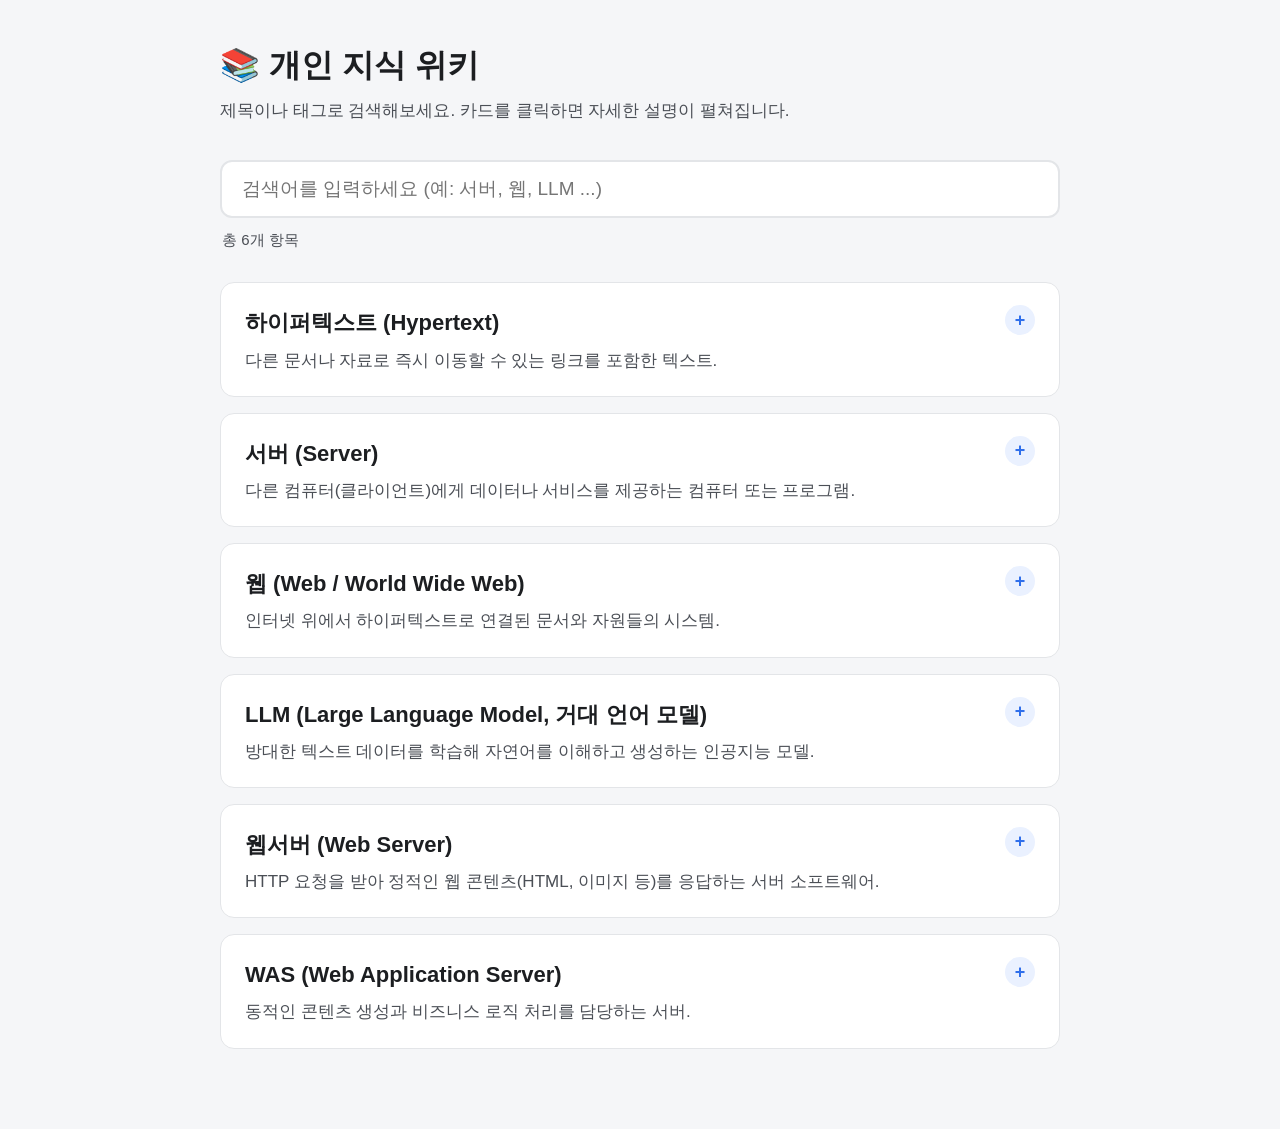
<file: llm-wiki/index.html>
<!DOCTYPE html>
<html lang="ko">
<head>
<meta charset="UTF-8">
<meta name="viewport" content="width=device-width, initial-scale=1.0">
<title>개인 지식 위키</title>
<style>
  :root {
    --bg: #f5f6f8;
    --card-bg: #ffffff;
    --text: #1c1e21;
    --text-sub: #4b4f56;
    --accent: #2f6feb;
    --accent-soft: #eaf1ff;
    --border: #e3e5e8;
    --tag-bg: #eef0f3;
    --tag-text: #3a3f47;
    --shadow: rgba(0, 0, 0, 0.06);
  }

  @media (prefers-color-scheme: dark) {
    :root:not([data-theme="light"]) {
      --bg: #16181c;
      --card-bg: #1f2227;
      --text: #edeef0;
      --text-sub: #a8adb5;
      --accent: #6ea1ff;
      --accent-soft: #223353;
      --border: #2d3138;
      --tag-bg: #2a2e35;
      --tag-text: #c4c8cf;
      --shadow: rgba(0, 0, 0, 0.35);
    }
  }

  :root[data-theme="dark"] {
    --bg: #16181c;
    --card-bg: #1f2227;
    --text: #edeef0;
    --text-sub: #a8adb5;
    --accent: #6ea1ff;
    --accent-soft: #223353;
    --border: #2d3138;
    --tag-bg: #2a2e35;
    --tag-text: #c4c8cf;
    --shadow: rgba(0, 0, 0, 0.35);
  }

  * { box-sizing: border-box; }

  body {
    margin: 0;
    padding: 0;
    background: var(--bg);
    color: var(--text);
    font-family: -apple-system, BlinkMacSystemFont, "Segoe UI", "Apple SD Gothic Neo",
                 "Noto Sans KR", "Malgun Gothic", sans-serif;
    font-size: 18px;
    line-height: 1.6;
  }

  .wrap {
    max-width: 880px;
    margin: 0 auto;
    padding: 40px 20px 80px;
  }

  header h1 {
    font-size: 32px;
    margin: 0 0 6px;
  }

  header p.subtitle {
    margin: 0 0 28px;
    color: var(--text-sub);
    font-size: 17px;
  }

  /* 검색창 */
  .search-box {
    position: sticky;
    top: 0;
    background: var(--bg);
    padding: 8px 0 20px;
    z-index: 10;
  }

  .search-box input {
    width: 100%;
    padding: 16px 20px;
    font-size: 19px;
    border: 2px solid var(--border);
    border-radius: 12px;
    outline: none;
    background: var(--card-bg);
    color: var(--text);
    transition: border-color 0.15s ease;
  }

  .search-box input:focus {
    border-color: var(--accent);
  }

  .result-count {
    margin: 10px 2px 0;
    font-size: 15px;
    color: var(--text-sub);
  }

  /* 카드 목록 */
  .card-list {
    display: flex;
    flex-direction: column;
    gap: 16px;
    margin-top: 10px;
  }

  .card {
    background: var(--card-bg);
    border: 1px solid var(--border);
    border-radius: 14px;
    padding: 22px 24px;
    cursor: pointer;
    transition: box-shadow 0.15s ease, border-color 0.15s ease;
  }

  .card:hover {
    box-shadow: 0 4px 14px var(--shadow);
    border-color: var(--accent);
  }

  .card-header {
    display: flex;
    justify-content: space-between;
    align-items: flex-start;
    gap: 12px;
  }

  .card-title {
    font-size: 22px;
    font-weight: 700;
    margin: 0 0 6px;
  }

  .card-summary {
    font-size: 17px;
    color: var(--text-sub);
    margin: 0;
  }

  .card-toggle {
    flex-shrink: 0;
    width: 30px;
    height: 30px;
    border-radius: 50%;
    background: var(--accent-soft);
    color: var(--accent);
    display: flex;
    align-items: center;
    justify-content: center;
    font-size: 18px;
    font-weight: 700;
    transition: transform 0.2s ease;
  }

  .card.open .card-toggle {
    transform: rotate(45deg);
  }

  .card-detail {
    max-height: 0;
    overflow: hidden;
    transition: max-height 0.25s ease, margin-top 0.25s ease;
  }

  .card.open .card-detail {
    max-height: 600px;
    margin-top: 16px;
  }

  .card-detail-inner {
    padding-top: 16px;
    border-top: 1px solid var(--border);
    font-size: 17px;
    color: var(--text);
  }

  .card-tags {
    margin-top: 16px;
    display: flex;
    flex-wrap: wrap;
    gap: 8px;
  }

  .tag {
    background: var(--tag-bg);
    color: var(--tag-text);
    font-size: 14px;
    padding: 5px 12px;
    border-radius: 999px;
    white-space: nowrap;
  }

  .empty-state {
    text-align: center;
    color: var(--text-sub);
    padding: 60px 0;
    font-size: 18px;
  }

  @media (max-width: 480px) {
    body { font-size: 17px; }
    .card { padding: 18px; }
    .card-title { font-size: 20px; }
  }
</style>
</head>
<body>
<div class="wrap">
  <header>
    <h1>📚 개인 지식 위키</h1>
    <p class="subtitle">제목이나 태그로 검색해보세요. 카드를 클릭하면 자세한 설명이 펼쳐집니다.</p>
  </header>

  <div class="search-box">
    <input type="text" id="searchInput" placeholder="검색어를 입력하세요 (예: 서버, 웹, LLM ...)" autocomplete="off">
    <div class="result-count" id="resultCount"></div>
  </div>

  <div class="card-list" id="cardList"></div>
  <div class="empty-state" id="emptyState" style="display:none;">검색 결과가 없습니다.</div>
</div>

<script>
  // ------------------------------------------------------------
  // 카드 데이터 (여기에 항목을 추가하면 자동으로 목록에 반영됩니다)
  // 구조: { title: 제목, summary: 한 줄 요약, detail: 자세한 설명, tags: [태그, ...] }
  // ------------------------------------------------------------
  const CARDS = [
    {
      title: "하이퍼텍스트 (Hypertext)",
      summary: "다른 문서나 자료로 즉시 이동할 수 있는 링크를 포함한 텍스트.",
      detail: "하이퍼텍스트는 일반 텍스트와 달리 하이퍼링크(hyperlink)를 통해 다른 문서, 이미지, 페이지 등으로 비순차적으로 이동할 수 있는 텍스트를 말합니다. 1960년대 테드 넬슨(Ted Nelson)이 처음 개념을 제시했으며, 오늘날 월드와이드웹(WWW)의 HTML 문서가 대표적인 하이퍼텍스트 구현체입니다. 사용자는 링크를 클릭해 문서 사이를 자유롭게 이동하며 정보를 탐색할 수 있습니다.",
      tags: ["웹", "HTML", "링크", "기초개념"]
    },
    {
      title: "서버 (Server)",
      summary: "다른 컴퓨터(클라이언트)에게 데이터나 서비스를 제공하는 컴퓨터 또는 프로그램.",
      detail: "서버는 네트워크를 통해 클라이언트의 요청을 받아 처리하고 응답을 돌려주는 컴퓨터나 소프트웨어를 의미합니다. 예를 들어 파일 서버, 메일 서버, 데이터베이스 서버, 웹 서버 등 목적에 따라 다양한 종류가 있습니다. 클라이언트-서버(Client-Server) 구조에서 서버는 자원과 서비스를 제공하는 역할을, 클라이언트는 이를 요청하고 사용하는 역할을 합니다.",
      tags: ["인프라", "네트워크", "기초개념"]
    },
    {
      title: "웹 (Web / World Wide Web)",
      summary: "인터넷 위에서 하이퍼텍스트로 연결된 문서와 자원들의 시스템.",
      detail: "월드와이드웹(WWW)은 팀 버너스리(Tim Berners-Lee)가 1989년에 고안한 시스템으로, HTTP 프로토콜을 통해 하이퍼텍스트로 연결된 문서(웹페이지)들을 인터넷상에서 열람할 수 있게 합니다. 웹은 인터넷이라는 물리적 네트워크 위에서 동작하는 하나의 응용 서비스이며, 브라우저를 통해 URL로 접근합니다. HTML, CSS, JavaScript는 웹페이지를 구성하는 핵심 기술입니다.",
      tags: ["웹", "인터넷", "HTTP", "기초개념"]
    },
    {
      title: "LLM (Large Language Model, 거대 언어 모델)",
      summary: "방대한 텍스트 데이터를 학습해 자연어를 이해하고 생성하는 인공지능 모델.",
      detail: "LLM은 대규모 텍스트 데이터를 기반으로 다음에 올 단어(토큰)를 예측하도록 학습된 딥러닝 모델로, 주로 트랜스포머(Transformer) 구조를 사용합니다. 질문 답변, 번역, 요약, 코드 생성 등 다양한 자연어 처리 작업을 수행할 수 있으며, GPT, Claude, Gemini 등이 대표적인 예입니다. 파라미터 수가 클수록 일반적으로 더 복잡한 패턴을 학습할 수 있어 '거대(Large)'라는 이름이 붙었습니다.",
      tags: ["AI", "인공지능", "머신러닝", "자연어처리"]
    },
    {
      title: "웹서버 (Web Server)",
      summary: "HTTP 요청을 받아 정적인 웹 콘텐츠(HTML, 이미지 등)를 응답하는 서버 소프트웨어.",
      detail: "웹서버는 클라이언트(브라우저)로부터 HTTP/HTTPS 요청을 받아 HTML, CSS, 이미지, 파일 등 정적 콘텐츠를 전달하는 소프트웨어입니다. 대표적으로 Apache HTTP Server, Nginx, Microsoft IIS 등이 있습니다. 동적인 처리가 필요한 요청(로그인, 데이터베이스 조회 등)은 보통 웹서버 뒤에 있는 WAS(Web Application Server)로 전달되어 처리됩니다.",
      tags: ["웹", "서버", "인프라", "HTTP"]
    },
    {
      title: "WAS (Web Application Server)",
      summary: "동적인 콘텐츠 생성과 비즈니스 로직 처리를 담당하는 서버.",
      detail: "WAS는 데이터베이스 조회, 로그인 인증, 비즈니스 로직 처리 등 동적인 작업을 수행하고 그 결과를 웹서버를 통해 클라이언트에 전달하는 서버입니다. 웹서버가 정적 콘텐츠 제공에 특화되어 있다면, WAS는 애플리케이션 실행 환경(런타임)을 제공해 프로그램 코드를 실행합니다. 대표적으로 Tomcat, JBoss, WebLogic, Node.js 기반 서버 등이 있으며, 실무에서는 흔히 '웹서버 + WAS' 조합으로 시스템을 구성합니다.",
      tags: ["웹", "서버", "인프라", "백엔드"]
    }
  ];

  // ------------------------------------------------------------
  // 렌더링 & 검색 로직
  // ------------------------------------------------------------
  const cardListEl = document.getElementById("cardList");
  const searchInput = document.getElementById("searchInput");
  const resultCountEl = document.getElementById("resultCount");
  const emptyStateEl = document.getElementById("emptyState");

  function escapeHtml(str) {
    return str
      .replace(/&/g, "&amp;")
      .replace(/</g, "&lt;")
      .replace(/>/g, "&gt;");
  }

  function renderCards(cards) {
    cardListEl.innerHTML = "";

    if (cards.length === 0) {
      emptyStateEl.style.display = "block";
      resultCountEl.textContent = "검색 결과: 0개";
      return;
    }
    emptyStateEl.style.display = "none";
    resultCountEl.textContent = "총 " + cards.length + "개 항목";

    cards.forEach((card) => {
      const cardEl = document.createElement("div");
      cardEl.className = "card";

      const tagsHtml = card.tags
        .map((tag) => `<span class="tag">#${escapeHtml(tag)}</span>`)
        .join("");

      cardEl.innerHTML = `
        <div class="card-header">
          <div>
            <h2 class="card-title">${escapeHtml(card.title)}</h2>
            <p class="card-summary">${escapeHtml(card.summary)}</p>
          </div>
          <div class="card-toggle">+</div>
        </div>
        <div class="card-detail">
          <div class="card-detail-inner">
            <p>${escapeHtml(card.detail)}</p>
            <div class="card-tags">${tagsHtml}</div>
          </div>
        </div>
      `;

      cardEl.addEventListener("click", () => {
        cardEl.classList.toggle("open");
      });

      cardListEl.appendChild(cardEl);
    });
  }

  function filterCards(query) {
    const q = query.trim().toLowerCase();
    if (q === "") return CARDS;

    return CARDS.filter((card) => {
      const titleMatch = card.title.toLowerCase().includes(q);
      const tagMatch = card.tags.some((tag) => tag.toLowerCase().includes(q));
      return titleMatch || tagMatch;
    });
  }

  searchInput.addEventListener("input", (e) => {
    const filtered = filterCards(e.target.value);
    renderCards(filtered);
  });

  // 초기 렌더링
  renderCards(CARDS);
</script>
</body>
</html>
</file>
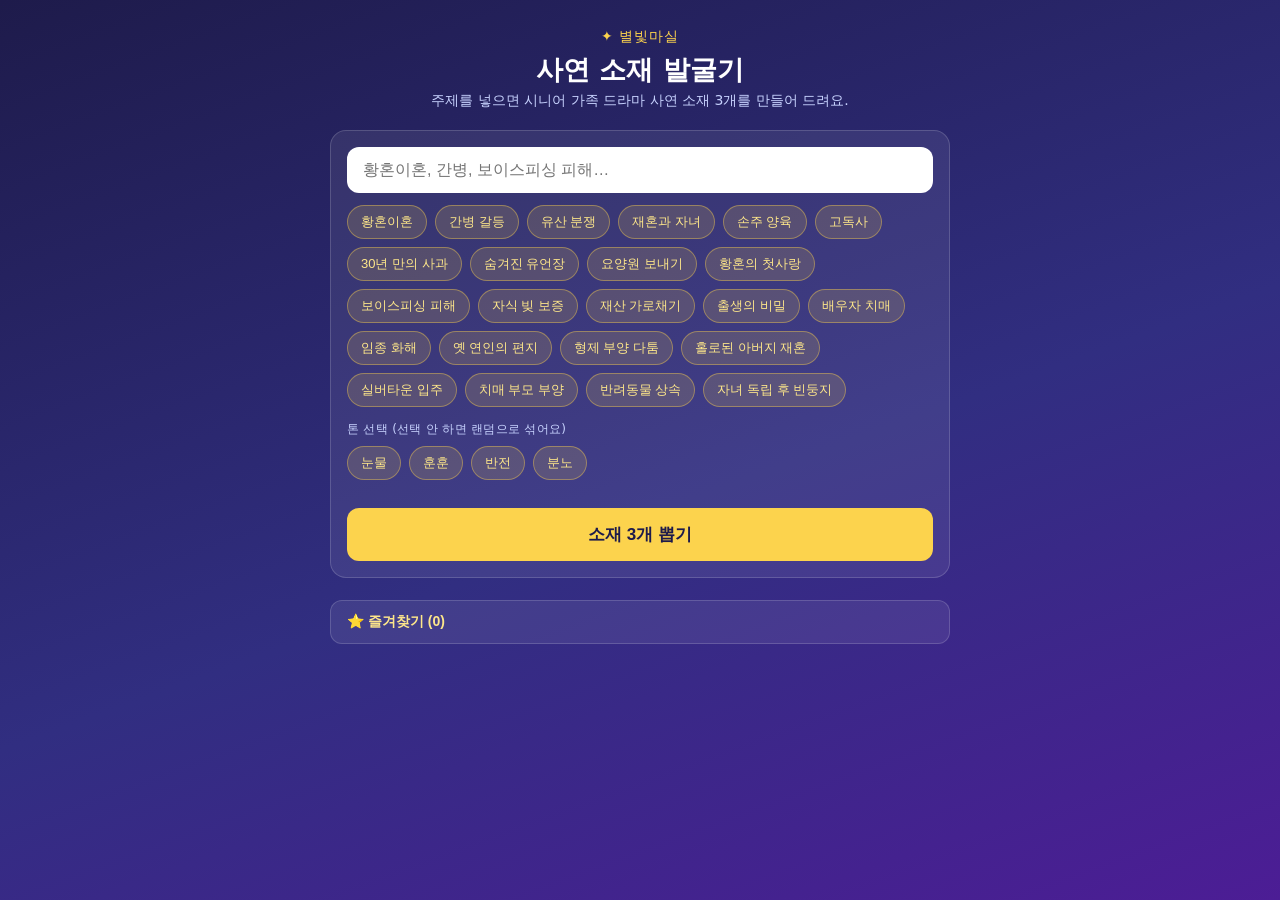
<file: tools/byeolbitmasil_finder.html>
<!DOCTYPE html>
<html lang="ko">
<head>
<meta charset="UTF-8" />
<meta name="viewport" content="width=device-width, initial-scale=1.0" />
<title>별빛마실 사연 소재 발굴기</title>
<style>
  * { box-sizing: border-box; }
  body {
    margin: 0;
    font-family: "Pretendard", -apple-system, "Malgun Gothic", system-ui, sans-serif;
    background: linear-gradient(160deg, #1e1b4b 0%, #312e81 55%, #4c1d95 100%);
    min-height: 100vh;
    padding: 28px 16px 48px;
    color: #1e1b4b;
  }
  .wrap { max-width: 620px; margin: 0 auto; }
  .brand { text-align: center; color: #fcd34d; font-size: 14px; letter-spacing: 1px; margin-bottom: 6px; }
  h1 { text-align: center; color: #fff; font-size: 27px; margin: 0 0 4px; }
  .sub { text-align: center; color: #c7d2fe; font-size: 14px; margin: 0 0 20px; }
  .panel {
    background: rgba(255,255,255,0.08);
    border: 1px solid rgba(255,255,255,0.16);
    border-radius: 16px;
    padding: 16px;
    margin-bottom: 18px;
  }
  .label { color: #c7d2fe; font-size: 12px; margin: 0 0 8px; letter-spacing: .3px; }
  input {
    width: 100%;
    padding: 14px 16px;
    font-size: 16px;
    border: none;
    border-radius: 12px;
    outline: none;
    margin-bottom: 12px;
  }
  .chips { display: flex; flex-wrap: wrap; gap: 8px; margin-bottom: 14px; }
  .chip {
    background: rgba(252,211,77,0.15);
    color: #fde68a;
    border: 1px solid rgba(252,211,77,0.4);
    border-radius: 999px;
    padding: 7px 13px;
    font-size: 13px;
    cursor: pointer;
  }
  .chip:hover { background: rgba(252,211,77,0.28); }
  .chip.active { background: #fcd34d; color: #1e1b4b; border-color: #fcd34d; font-weight: 700; }
  .chip.recent { background: rgba(199,210,254,0.15); color: #e0e7ff; border-color: rgba(199,210,254,0.35); }
  .chip.recent:hover { background: rgba(199,210,254,0.28); }
  .row { display: flex; gap: 8px; }
  .go {
    flex: 1; padding: 15px; font-size: 17px; font-weight: 700;
    color: #1e1b4b; background: #fcd34d; border: none; border-radius: 12px; cursor: pointer;
  }
  .again {
    padding: 15px 18px; font-size: 16px; background: #a5b4fc; color: #1e1b4b;
    border: none; border-radius: 12px; cursor: pointer; display: none;
  }
  .toolbar { display: none; gap: 8px; margin: 12px 0 18px; }
  .toolbtn {
    flex: 1; padding: 11px; font-size: 14px; font-weight: 600; color: #e0e7ff;
    background: rgba(255,255,255,0.08); border: 1px solid rgba(255,255,255,0.2);
    border-radius: 10px; cursor: pointer;
  }
  .toolbtn:hover { background: rgba(255,255,255,0.16); }
  .card {
    background: #fff; border-radius: 16px; padding: 18px;
    box-shadow: 0 6px 20px rgba(0,0,0,0.25); margin-bottom: 14px;
  }
  .cardtop { display: flex; align-items: center; justify-content: space-between; margin-bottom: 10px; gap: 6px; }
  .cardtop-left { display: flex; align-items: center; gap: 6px; }
  .tag {
    background: #312e81; color: #fcd34d; font-size: 12px; font-weight: 700;
    padding: 4px 11px; border-radius: 999px;
  }
  .tonetag {
    font-size: 11px; font-weight: 700; padding: 4px 9px; border-radius: 999px;
    background: #eef2ff; color: #4338ca;
  }
  .cardtop-right { display: flex; gap: 6px; }
  .copy {
    background: #eef2ff; color: #3730a3; border: 1px solid #c7d2fe;
    border-radius: 8px; padding: 5px 12px; font-size: 13px; cursor: pointer;
  }
  .star {
    background: #fffbeb; color: #b45309; border: 1px solid #fcd34d;
    border-radius: 8px; padding: 5px 10px; font-size: 14px; cursor: pointer; line-height: 1;
  }
  .star.on { background: #fcd34d; color: #78350f; }
  .title { margin: 2px 0; font-size: 17px; font-weight: 700; color: #1e1b4b; }
  .syn { margin: 8px 0 12px; font-size: 15px; color: #374151; line-height: 1.65; }
  .hook {
    display: flex; gap: 8px; background: #fef3c7; border-radius: 10px; padding: 11px 13px;
    font-size: 14px; color: #92400e; line-height: 1.55;
  }
  .favsec { margin-top: 22px; }
  .favtoggle {
    width: 100%; text-align: left; background: rgba(255,255,255,0.08); color: #fde68a;
    border: 1px solid rgba(255,255,255,0.16); border-radius: 12px; padding: 12px 16px;
    font-size: 14px; font-weight: 700; cursor: pointer;
  }
  .favlist { display: none; margin-top: 12px; }
  .favitem {
    background: #fff; border-radius: 12px; padding: 13px 14px; margin-bottom: 10px;
    box-shadow: 0 4px 14px rgba(0,0,0,0.18);
  }
  .favitem .title { font-size: 15px; }
  .favitem .syn { font-size: 13px; margin: 6px 0 8px; }
  .favitem .row2 { display: flex; gap: 8px; justify-content: flex-end; }
  .empty { color: #c7d2fe; font-size: 13px; text-align: center; padding: 10px 0; }
</style>
</head>
<body>
  <div class="wrap">
    <div class="brand">✦ 별빛마실</div>
    <h1>사연 소재 발굴기</h1>
    <p class="sub">주제를 넣으면 시니어 가족 드라마 사연 소재 3개를 만들어 드려요.</p>

    <div class="panel">
      <input id="kw" type="text" placeholder="황혼이혼, 간병, 보이스피싱 피해…" />
      <div class="chips" id="chips"></div>

      <p class="label">톤 선택 (선택 안 하면 랜덤으로 섞어요)</p>
      <div class="chips" id="tones"></div>

      <div class="chips" id="recentWrap"></div>

      <div class="row">
        <button class="go" id="go">소재 3개 뽑기</button>
        <button class="again" id="again">다시 뽑기</button>
      </div>
      <div class="toolbar" id="toolbar">
        <button class="toolbtn" id="copyAll">📋 전체 복사</button>
        <button class="toolbtn" id="share">🔗 공유하기</button>
      </div>
    </div>

    <div id="out"></div>

    <div class="favsec">
      <button class="favtoggle" id="favToggle">⭐ 즐겨찾기 (<span id="favCount">0</span>)</button>
      <div class="favlist" id="favList"></div>
    </div>
  </div>

<script>
  // ---------- 유틸: 한글 받침 판별 & 조사 자동 처리 ----------
  function hasBatchim(word){
    if(!word) return false;
    var ch = word.charAt(word.length - 1);
    var code = ch.charCodeAt(0);
    if(code < 0xAC00 || code > 0xD7A3) return false; // 한글 음절이 아니면 받침 없는 형태 사용
    return ((code - 0xAC00) % 28) !== 0;
  }
  function attach(word, withBatchim, noBatchim){
    return word + (hasBatchim(word) ? withBatchim : noBatchim);
  }

  // ---------- 데이터 뱅크 ----------
  var examples = ["황혼이혼","간병 갈등","유산 분쟁","재혼과 자녀","손주 양육","고독사","30년 만의 사과","숨겨진 유언장","요양원 보내기","황혼의 첫사랑","보이스피싱 피해","자식 빚 보증","재산 가로채기","출생의 비밀","배우자 치매","임종 화해","옛 연인의 편지","형제 부양 다툼","홀로된 아버지 재혼","실버타운 입주","치매 부모 부양","반려동물 상속","자녀 독립 후 빈둥지"];

  var rel = ["30년 키운 아들","시집간 큰딸","막내며느리","사위","오래된 친구","연락 끊었던 둘째","30년 함께한 이웃","젊은 날의 첫사랑","돌아가신 어머니의 친구","의절했던 형제","이혼한 전 배우자","입양 보낸 딸","재혼한 새아버지","오래 모신 시어머니","군대 간 손자","해외로 떠난 자식","말년에 만난 반려인","치매 걸린 아버지","보육원 동기","30년 지기 동창"];

  var place = ["요양병원 앞에서","시골 본가 마루에서","장례식장 한켠에서","명절 저녁상에서","은행 창구에서","낡은 아파트 현관에서","동네 경로당에서","병원 대기실에서","오래된 이발소에서","시장 좌판 앞에서","고향 정류장에서","오래된 사진관 앞에서","법원 앞 복도에서","요양원 면회실에서","가족 모임 자리에서","옛집 대문 앞에서","동창회 자리에서","공원 벤치에서","납골당 앞에서","고속버스터미널에서"];

  var TONES = [
    { key: "tears", label: "눈물" },
    { key: "warm",  label: "훈훈" },
    { key: "twist", label: "반전" },
    { key: "anger", label: "분노" }
  ];

  var twistPool = [
    {t:"남긴 한마디에 모두가 울었습니다", tone:"tears"},
    {t:"30년 만에 처음으로 손을 맞잡았습니다", tone:"tears"},
    {t:"마지막 순간에야 진심을 알게 됐습니다", tone:"tears"},
    {t:"미뤄뒀던 사과가 뒤늦게 전해졌습니다", tone:"tears"},
    {t:"말없이 흘린 눈물이 모든 걸 대신했습니다", tone:"tears"},
    {t:"그리움이 결국 눈물로 터졌습니다", tone:"tears"},
    {t:"떠난 뒤에야 진심을 깨달았습니다", tone:"tears"},

    {t:"오랜 오해가 따뜻하게 풀렸습니다", tone:"warm"},
    {t:"잊고 지낸 정이 다시 살아났습니다", tone:"warm"},
    {t:"가족이 다시 한자리에 모였습니다", tone:"warm"},
    {t:"작은 배려가 큰 감동으로 돌아왔습니다", tone:"warm"},
    {t:"서로의 자리를 이해하게 됐습니다", tone:"warm"},
    {t:"함께한 시간이 답이 되어줬습니다", tone:"warm"},
    {t:"낯설던 사이가 가족이 되었습니다", tone:"warm"},

    {t:"통장 하나가 모든 걸 뒤집었습니다", tone:"twist"},
    {t:"아무도 몰랐던 편지가 나왔습니다", tone:"twist"},
    {t:"숨겨둔 비밀이 예상 밖의 진실이었습니다", tone:"twist"},
    {t:"믿었던 사람이 전혀 다른 얼굴을 보였습니다", tone:"twist"},
    {t:"우연히 발견한 사진 한 장이 모든 걸 바꿨습니다", tone:"twist"},
    {t:"알고 보니 처음부터 계획된 일이었습니다", tone:"twist"},
    {t:"결정적 증거가 뒤늦게 나타났습니다", tone:"twist"},

    {t:"참았던 화가 결국 터지고 말았습니다", tone:"anger"},
    {t:"믿었던 만큼 배신감도 컸습니다", tone:"anger"},
    {t:"숨겨온 진심이 원망으로 돌아왔습니다", tone:"anger"},
    {t:"끝내 등을 돌리고 말았습니다", tone:"anger"},
    {t:"말 한마디가 돌이킬 수 없는 상처가 됐습니다", tone:"anger"},
    {t:"쌓여온 서운함이 폭발했습니다", tone:"anger"},
    {t:"믿었던 가족에게 뒤통수를 맞았습니다", tone:"anger"}
  ];

  var emoPool = [
    {t:"참아온 서러움이 터지는 순간", tone:"tears"},
    {t:"혼자 견딘 세월의 무게", tone:"tears"},
    {t:"다 늦게 전한 고마움", tone:"tears"},
    {t:"끝내 하지 못한 마지막 인사", tone:"tears"},
    {t:"그리움을 견뎌낸 시간", tone:"tears"},
    {t:"이별 앞에서 드러난 진심", tone:"tears"},

    {t:"가족이라는 이름의 따뜻함", tone:"warm"},
    {t:"다시 이어진 정", tone:"warm"},
    {t:"작지만 확실한 행복", tone:"warm"},
    {t:"서로를 향한 뒤늦은 배려", tone:"warm"},
    {t:"함께 있어 다행이라는 마음", tone:"warm"},
    {t:"돌아온 자리의 소중함", tone:"warm"},

    {t:"돈 앞에 드러난 진심", tone:"twist"},
    {t:"몰랐던 진실의 무게", tone:"twist"},
    {t:"믿음이 뒤집히는 순간", tone:"twist"},
    {t:"숨겨졌던 이유의 정체", tone:"twist"},
    {t:"예상을 벗어난 결말", tone:"twist"},
    {t:"가려졌던 사실의 발견", tone:"twist"},

    {t:"참는 것도 한계가 있다는 것", tone:"anger"},
    {t:"가족이라도 용납 못 할 일", tone:"anger"},
    {t:"믿음이 무너진 자리", tone:"anger"},
    {t:"억눌러온 분노의 무게", tone:"anger"},
    {t:"정의보다 먼저 온 배신감", tone:"anger"},
    {t:"더는 참지 않기로 한 순간", tone:"anger"}
  ];

  var titleTemplates = [
    function(r,kw,p,t){ return attach(r,"이","가")+" "+kw+" 앞에서 "+t; },
    function(r,kw,p,t){ return kw+", "+p+" 벌어진 일"; },
    function(r,kw,p,t){ return "60년 인생에서 처음 겪은 "+kw+", "+t; },
    function(r,kw,p,t){ return "결국 "+kw+"로 갈라선 "+attach(r,"이","가")+", "+t; }
  ];

  var toneLabel = {}; TONES.forEach(function(tn){ toneLabel[tn.key] = tn.label; });

  var current = [];
  var selectedTone = null; // null = 랜덤(전체)

  // ---------- 공통 유틸 ----------
  function pick(a, u){ var i; do { i = Math.floor(Math.random()*a.length); } while(u.indexOf(i)>-1); u.push(i); return a[i]; }
  function esc(s){ var d=document.createElement("div"); d.textContent=s; return d.innerHTML; }
  function uid(){ return "f_"+Date.now()+"_"+Math.floor(Math.random()*10000); }

  // ---------- localStorage ----------
  function loadFavs(){ try { return JSON.parse(localStorage.getItem("byeolbit_favorites")||"[]"); } catch(e){ return []; } }
  function saveFavs(list){ localStorage.setItem("byeolbit_favorites", JSON.stringify(list)); }
  function loadRecent(){ try { return JSON.parse(localStorage.getItem("byeolbit_recent")||"[]"); } catch(e){ return []; } }
  function saveRecent(list){ localStorage.setItem("byeolbit_recent", JSON.stringify(list)); }
  function pushRecent(kw, tone){
    var list = loadRecent().filter(function(x){ return !(x.kw===kw && x.tone===tone); });
    list.unshift({kw:kw, tone:tone});
    list = list.slice(0,6);
    saveRecent(list);
    renderRecent();
  }

  // ---------- 소재 생성 ----------
  function build(kw, tone){
    var ur=[],up=[],utIdx=[],ueIdx=[], cards=[];
    var twistArr = tone ? twistPool.filter(function(x){ return x.tone===tone; }) : twistPool;
    var emoArr = tone ? emoPool.filter(function(x){ return x.tone===tone; }) : emoPool;
    for(var c=0;c<3;c++){
      var r = pick(rel, ur);
      var p = pick(place, up);
      var tw = pick(twistArr, utIdx);
      var em = pick(emoArr, ueIdx);
      var usedT = [];
      var i1 = pick([0,1,2,3], usedT);
      var i2 = pick([0,1,2,3], usedT);
      var titles = [ titleTemplates[i1](r,kw,p,tw.t), titleTemplates[i2](r,kw,p,tw.t) ];
      cards.push({
        id: uid(),
        kw: kw,
        tone: tone || tw.tone,
        titles: titles,
        synopsis: attach(r,"과","와")+"의 "+kw+" 이야기. "+p+" 시작된 갈등이 "+tw.t+".",
        hook: "시청자가 자기 가족을 떠올리게 되는 지점 — "+em.t+"."
      });
    }
    return cards;
  }

  function cardText(c){
    return "[소재] "+toneLabel[c.tone]+"\n제목 후보\n- "+c.titles.join("\n- ")+"\n줄거리: "+c.synopsis+"\n포인트: "+c.hook;
  }
  function allCardsText(){
    return current.map(function(c,i){ return "["+(i+1)+"번] "+cardText(c); }).join("\n\n");
  }

  function copyText(txt, btn){
    var done=function(){ var o=btn.textContent; btn.textContent="복사됨!"; setTimeout(function(){ btn.textContent=o; },1500); };
    if(navigator.clipboard && navigator.clipboard.writeText){
      navigator.clipboard.writeText(txt).then(done, function(){ fb(txt); done(); });
    } else { fb(txt); done(); }
  }
  function fb(txt){ var ta=document.createElement("textarea"); ta.value=txt; ta.style.position="fixed"; ta.style.opacity="0"; document.body.appendChild(ta); ta.select(); try{document.execCommand("copy");}catch(e){} document.body.removeChild(ta); }

  // ---------- 즐겨찾기 ----------
  function isFav(id){ return loadFavs().some(function(f){ return f.id===id; }); }
  function toggleFav(card, btn){
    var favs = loadFavs();
    var idx = favs.findIndex(function(f){ return f.id===card.id; });
    if(idx>-1){ favs.splice(idx,1); btn.classList.remove("on"); btn.textContent="☆"; }
    else { favs.unshift(card); btn.classList.add("on"); btn.textContent="★"; }
    saveFavs(favs);
    renderFavs();
  }
  function removeFav(id){
    saveFavs(loadFavs().filter(function(f){ return f.id!==id; }));
    renderFavs();
    // 화면에 떠 있는 카드의 별 상태도 갱신
    var btn = document.querySelector('.star[data-id="'+id+'"]');
    if(btn){ btn.classList.remove("on"); btn.textContent="☆"; }
  }
  function renderFavs(){
    var favs = loadFavs();
    document.getElementById("favCount").textContent = favs.length;
    var list = document.getElementById("favList");
    if(favs.length===0){ list.innerHTML = '<p class="empty">아직 즐겨찾기한 소재가 없어요. 카드의 ☆ 버튼을 눌러보세요.</p>'; return; }
    var h = "";
    favs.forEach(function(f){
      h += '<div class="favitem"><span class="tonetag">'+esc(toneLabel[f.tone]||"")+'</span>';
      f.titles.forEach(function(tt){ h += '<p class="title">'+esc(tt)+'</p>'; });
      h += '<p class="syn">'+esc(f.synopsis)+'</p>';
      h += '<div class="row2"><button class="copy" data-favcopy="'+f.id+'">복사</button><button class="copy" data-favdel="'+f.id+'">삭제</button></div></div>';
    });
    list.innerHTML = h;
    list.querySelectorAll("[data-favcopy]").forEach(function(b){
      b.onclick = function(){
        var id = this.getAttribute("data-favcopy");
        var favObj = loadFavs().find(function(x){ return x.id===id; });
        if(favObj) copyText(cardText(favObj), this);
      };
    });
    list.querySelectorAll("[data-favdel]").forEach(function(b){
      b.onclick = function(){ removeFav(this.getAttribute("data-favdel")); };
    });
  }

  // ---------- 렌더링 ----------
  function render(kw, tone){
    current = build(kw, tone);
    var out = document.getElementById("out"), h="";
    for(var i=0;i<current.length;i++){
      var c=current[i], tt="";
      for(var j=0;j<c.titles.length;j++){ tt += '<p class="title">'+esc(c.titles[j])+'</p>'; }
      var favOn = isFav(c.id) ? " on" : "";
      var favIcon = isFav(c.id) ? "★" : "☆";
      h += '<div class="card"><div class="cardtop"><div class="cardtop-left"><span class="tag">소재 '+(i+1)+'</span><span class="tonetag">'+esc(toneLabel[c.tone])+'</span></div>'
         + '<div class="cardtop-right"><button class="star'+favOn+'" data-id="'+c.id+'">'+favIcon+'</button><button class="copy" data-i="'+i+'">복사</button></div></div>'
         + tt
         + '<p class="syn">'+esc(c.synopsis)+'</p>'
         + '<div class="hook">💡 '+esc(c.hook)+'</div></div>';
    }
    out.innerHTML = h;
    document.getElementById("again").style.display = "inline-block";
    document.getElementById("toolbar").style.display = "flex";
    var btns = out.querySelectorAll(".copy");
    for(var k=0;k<btns.length;k++){
      btns[k].onclick = function(){ var idx=parseInt(this.getAttribute("data-i"),10); copyText(cardText(current[idx]), this); };
    }
    out.querySelectorAll(".star").forEach(function(b){
      b.onclick = function(){
        var id = this.getAttribute("data-id");
        var card = current.find(function(x){ return x.id===id; });
        if(card) toggleFav(card, this);
      };
    });
    pushRecent(kw, tone);
  }

  function renderRecent(){
    var wrap = document.getElementById("recentWrap");
    var list = loadRecent();
    if(list.length===0){ wrap.innerHTML=""; return; }
    var h = '<span class="label" style="width:100%;margin:0 0 4px;">최근 검색</span>';
    list.forEach(function(item){
      var label = item.kw + (item.tone ? " · "+toneLabel[item.tone] : "");
      h += '<button class="chip recent" data-kw="'+esc(item.kw)+'" data-tone="'+(item.tone||"")+'">'+esc(label)+'</button>';
    });
    wrap.innerHTML = h;
    wrap.querySelectorAll(".chip.recent").forEach(function(b){
      b.onclick = function(){
        document.getElementById("kw").value = this.getAttribute("data-kw");
        selectedTone = this.getAttribute("data-tone") || null;
        syncToneChips();
        run();
      };
    });
  }

  function syncToneChips(){
    document.querySelectorAll("#tones .chip").forEach(function(b){
      b.classList.toggle("active", b.getAttribute("data-tone")===selectedTone);
    });
  }

  // ---------- 초기화 ----------
  var chips = document.getElementById("chips");
  examples.forEach(function(ex){
    var b = document.createElement("button");
    b.className = "chip"; b.textContent = ex;
    b.onclick = function(){ document.getElementById("kw").value = this.textContent; };
    chips.appendChild(b);
  });

  var toneWrap = document.getElementById("tones");
  TONES.forEach(function(tn){
    var b = document.createElement("button");
    b.className = "chip"; b.textContent = tn.label;
    b.setAttribute("data-tone", tn.key);
    b.onclick = function(){
      var key = this.getAttribute("data-tone");
      selectedTone = (selectedTone===key) ? null : key;
      syncToneChips();
    };
    toneWrap.appendChild(b);
  });

  function run(){
    var kw=(document.getElementById("kw").value||"").trim();
    if(!kw){ document.getElementById("kw").focus(); return; }
    render(kw, selectedTone);
  }
  document.getElementById("go").onclick = run;
  document.getElementById("again").onclick = run;
  document.getElementById("kw").addEventListener("keydown", function(e){ if(e.key==="Enter") run(); });

  document.getElementById("copyAll").onclick = function(){ copyText(allCardsText(), this); };
  document.getElementById("share").onclick = function(){
    var text = allCardsText();
    if(navigator.share){
      navigator.share({ title: "별빛마실 사연 소재", text: text }).catch(function(){});
    } else {
      copyText(text, this);
    }
  };

  document.getElementById("favToggle").onclick = function(){
    var list = document.getElementById("favList");
    var open = list.style.display === "block";
    list.style.display = open ? "none" : "block";
    this.textContent = "⭐ 즐겨찾기 (" + loadFavs().length + ") " + (open ? "▾" : "▴");
  };

  renderFavs();
  renderRecent();
</script>
</body>
</html>
</file>
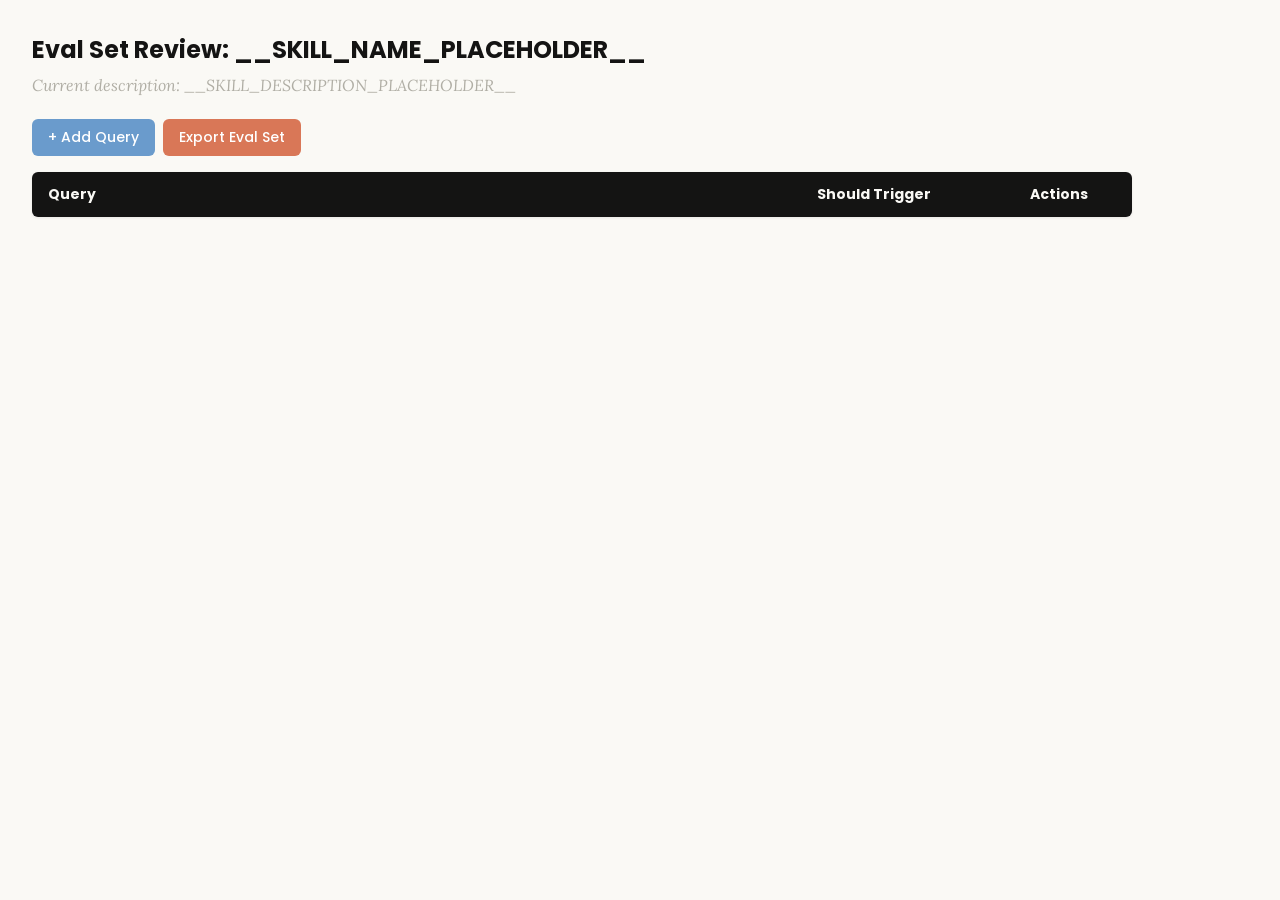
<file: .claude/skills/skill-creator/assets/eval_review.html>
<!DOCTYPE html>
<html lang="en">
<head>
  <meta charset="UTF-8">
  <meta name="viewport" content="width=device-width, initial-scale=1.0">
  <title>Eval Set Review - __SKILL_NAME_PLACEHOLDER__</title>
  <link rel="preconnect" href="https://fonts.googleapis.com">
  <link rel="preconnect" href="https://fonts.gstatic.com" crossorigin>
  <link href="https://fonts.googleapis.com/css2?family=Poppins:wght@500;600&family=Lora:wght@400;500&display=swap" rel="stylesheet">
  <style>
    * { box-sizing: border-box; margin: 0; padding: 0; }
    body { font-family: 'Lora', Georgia, serif; background: #faf9f5; padding: 2rem; color: #141413; }
    h1 { font-family: 'Poppins', sans-serif; margin-bottom: 0.5rem; font-size: 1.5rem; }
    .description { color: #b0aea5; margin-bottom: 1.5rem; font-style: italic; max-width: 900px; }
    .controls { margin-bottom: 1rem; display: flex; gap: 0.5rem; }
    .btn { font-family: 'Poppins', sans-serif; padding: 0.5rem 1rem; border: none; border-radius: 6px; cursor: pointer; font-size: 0.875rem; font-weight: 500; }
    .btn-add { background: #6a9bcc; color: white; }
    .btn-add:hover { background: #5889b8; }
    .btn-export { background: #d97757; color: white; }
    .btn-export:hover { background: #c4613f; }
    table { width: 100%; max-width: 1100px; border-collapse: collapse; background: white; border-radius: 6px; overflow: hidden; box-shadow: 0 1px 3px rgba(0,0,0,0.08); }
    th { font-family: 'Poppins', sans-serif; background: #141413; color: #faf9f5; padding: 0.75rem 1rem; text-align: left; font-size: 0.875rem; }
    td { padding: 0.75rem 1rem; border-bottom: 1px solid #e8e6dc; vertical-align: top; }
    tr:nth-child(even) td { background: #faf9f5; }
    tr:hover td { background: #f3f1ea; }
    .section-header td { background: #e8e6dc; font-family: 'Poppins', sans-serif; font-weight: 500; font-size: 0.8rem; color: #141413; text-transform: uppercase; letter-spacing: 0.05em; }
    .query-input { width: 100%; padding: 0.4rem; border: 1px solid #e8e6dc; border-radius: 4px; font-size: 0.875rem; font-family: 'Lora', Georgia, serif; resize: vertical; min-height: 60px; }
    .query-input:focus { outline: none; border-color: #d97757; box-shadow: 0 0 0 2px rgba(217,119,87,0.15); }
    .toggle { position: relative; display: inline-block; width: 44px; height: 24px; }
    .toggle input { opacity: 0; width: 0; height: 0; }
    .toggle .slider { position: absolute; inset: 0; background: #b0aea5; border-radius: 24px; cursor: pointer; transition: 0.2s; }
    .toggle .slider::before { content: ""; position: absolute; width: 18px; height: 18px; left: 3px; bottom: 3px; background: white; border-radius: 50%; transition: 0.2s; }
    .toggle input:checked + .slider { background: #d97757; }
    .toggle input:checked + .slider::before { transform: translateX(20px); }
    .btn-delete { background: #c44; color: white; padding: 0.3rem 0.6rem; border: none; border-radius: 4px; cursor: pointer; font-size: 0.75rem; font-family: 'Poppins', sans-serif; }
    .btn-delete:hover { background: #a33; }
    .summary { margin-top: 1rem; color: #b0aea5; font-size: 0.875rem; }
  </style>
</head>
<body>
  <h1>Eval Set Review: <span id="skill-name">__SKILL_NAME_PLACEHOLDER__</span></h1>
  <p class="description">Current description: <span id="skill-desc">__SKILL_DESCRIPTION_PLACEHOLDER__</span></p>

  <div class="controls">
    <button class="btn btn-add" onclick="addRow()">+ Add Query</button>
    <button class="btn btn-export" onclick="exportEvalSet()">Export Eval Set</button>
  </div>

  <table>
    <thead>
      <tr>
        <th style="width:65%">Query</th>
        <th style="width:18%">Should Trigger</th>
        <th style="width:10%">Actions</th>
      </tr>
    </thead>
    <tbody id="eval-body"></tbody>
  </table>

  <p class="summary" id="summary"></p>

  <script>
    const EVAL_DATA = __EVAL_DATA_PLACEHOLDER__;

    let evalItems = [...EVAL_DATA];

    function render() {
      const tbody = document.getElementById('eval-body');
      tbody.innerHTML = '';

      // Sort: should-trigger first, then should-not-trigger
      const sorted = evalItems
        .map((item, origIdx) => ({ ...item, origIdx }))
        .sort((a, b) => (b.should_trigger ? 1 : 0) - (a.should_trigger ? 1 : 0));

      let lastGroup = null;
      sorted.forEach(item => {
        const group = item.should_trigger ? 'trigger' : 'no-trigger';
        if (group !== lastGroup) {
          const headerRow = document.createElement('tr');
          headerRow.className = 'section-header';
          headerRow.innerHTML = `<td colspan="3">${item.should_trigger ? 'Should Trigger' : 'Should NOT Trigger'}</td>`;
          tbody.appendChild(headerRow);
          lastGroup = group;
        }

        const idx = item.origIdx;
        const tr = document.createElement('tr');
        tr.innerHTML = `
          <td><textarea class="query-input" onchange="updateQuery(${idx}, this.value)">${escapeHtml(item.query)}</textarea></td>
          <td>
            <label class="toggle">
              <input type="checkbox" ${item.should_trigger ? 'checked' : ''} onchange="updateTrigger(${idx}, this.checked)">
              <span class="slider"></span>
            </label>
            <span style="margin-left:8px;font-size:0.8rem;color:#b0aea5">${item.should_trigger ? 'Yes' : 'No'}</span>
          </td>
          <td><button class="btn-delete" onclick="deleteRow(${idx})">Delete</button></td>
        `;
        tbody.appendChild(tr);
      });
      updateSummary();
    }

    function escapeHtml(text) {
      const div = document.createElement('div');
      div.textContent = text;
      return div.innerHTML;
    }

    function updateQuery(idx, value) { evalItems[idx].query = value; updateSummary(); }
    function updateTrigger(idx, value) { evalItems[idx].should_trigger = value; render(); }
    function deleteRow(idx) { evalItems.splice(idx, 1); render(); }

    function addRow() {
      evalItems.push({ query: '', should_trigger: true });
      render();
      const inputs = document.querySelectorAll('.query-input');
      inputs[inputs.length - 1].focus();
    }

    function updateSummary() {
      const trigger = evalItems.filter(i => i.should_trigger).length;
      const noTrigger = evalItems.filter(i => !i.should_trigger).length;
      document.getElementById('summary').textContent =
        `${evalItems.length} queries total: ${trigger} should trigger, ${noTrigger} should not trigger`;
    }

    function exportEvalSet() {
      const valid = evalItems.filter(i => i.query.trim() !== '');
      const data = valid.map(i => ({ query: i.query.trim(), should_trigger: i.should_trigger }));
      const blob = new Blob([JSON.stringify(data, null, 2)], { type: 'application/json' });
      const url = URL.createObjectURL(blob);
      const a = document.createElement('a');
      a.href = url;
      a.download = 'eval_set.json';
      document.body.appendChild(a);
      a.click();
      document.body.removeChild(a);
      URL.revokeObjectURL(url);
    }

    render();
  </script>
</body>
</html>
</file>
